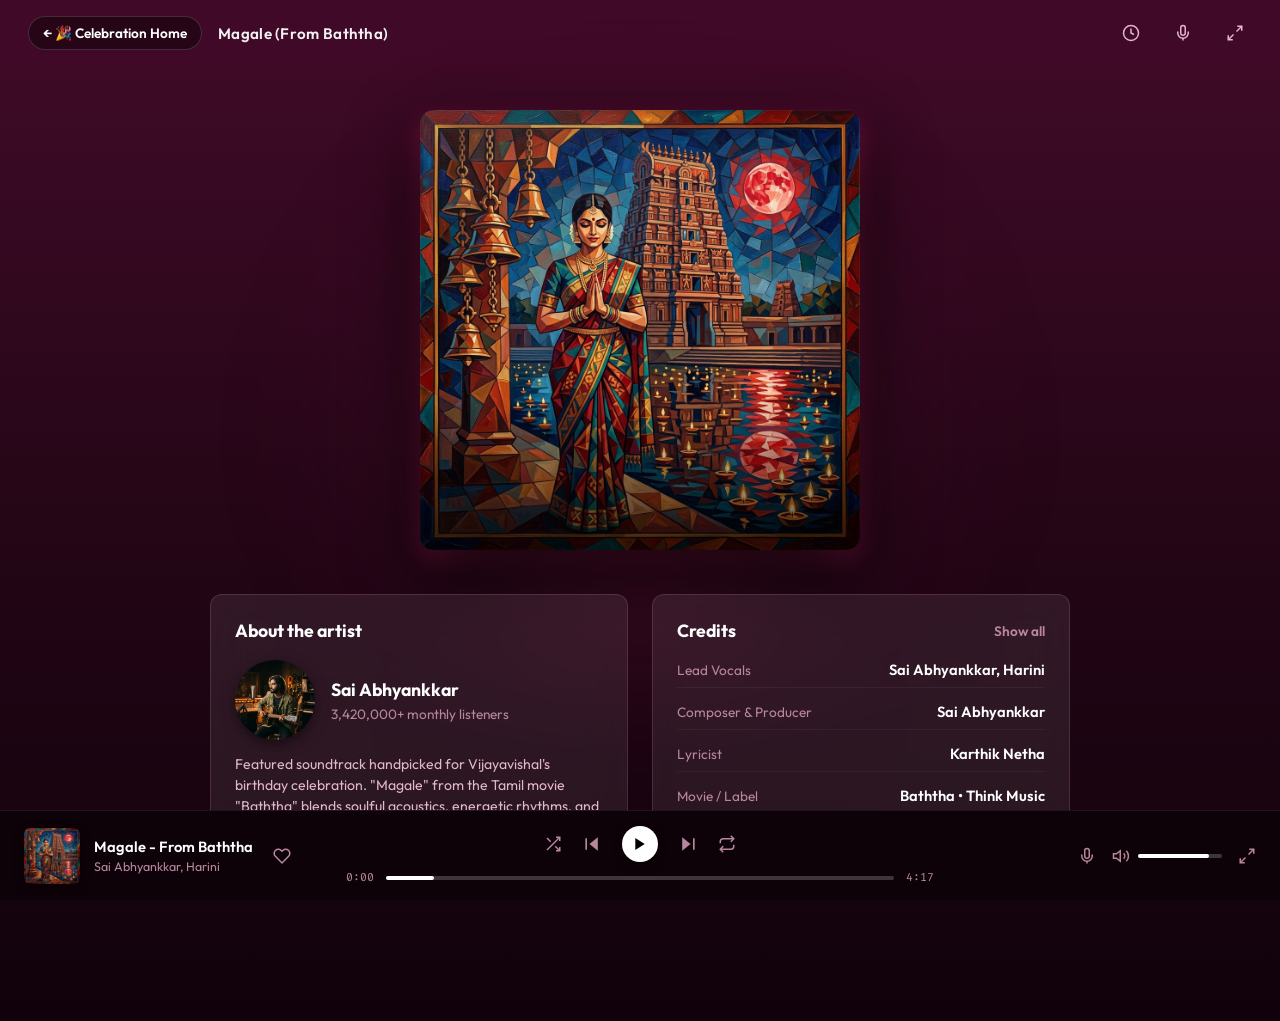
<file: song.html>
<!DOCTYPE html>
<html lang="en">
<head>
  <meta charset="UTF-8">
  <meta name="viewport" content="width=device-width, initial-scale=1.0">
  <title>Magale (From Baththa) - Now Playing</title>
  <!-- Google Fonts -->
  <link rel="preconnect" href="https://fonts.googleapis.com">
  <link rel="preconnect" href="https://fonts.gstatic.com" crossorigin>
  <link href="https://fonts.googleapis.com/css2?family=Outfit:wght@300;400;500;600;700;800&family=Playfair+Display:ital,wght@0,600;1,600&family=Fira+Code:wght@400;500&display=swap" rel="stylesheet">
  <style>
    /* ==========================================================================
       SPOTIFY STYLE "NOW PLAYING" PAGE FOR MAGALE (FROM BATHTHA)
       ========================================================================== */
    :root {
      --bg-ambient-top: #420b29;
      --bg-ambient-mid: #250617;
      --bg-ambient-bot: #10020a;
      --player-bg: #0d0208;
      
      --text-primary: #ffffff;
      --text-secondary: #e2b6cb;
      --text-subdued: #b8869f;
      
      --spotify-green: #ff2a85;
      --spotify-accent: #ff75b5;
      
      --card-bg: rgba(255, 255, 255, 0.08);
      --card-hover: rgba(255, 255, 255, 0.14);
      --card-border: rgba(255, 182, 218, 0.15);

      --font-main: 'Outfit', -apple-system, BlinkMacSystemFont, "Segoe UI", Roboto, sans-serif;
    }

    * {
      box-sizing: border-box;
      margin: 0;
      padding: 0;
      user-select: none;
    }

    body {
      background: linear-gradient(180deg, var(--bg-ambient-top) 0%, var(--bg-ambient-mid) 50%, var(--bg-ambient-bot) 100%);
      color: var(--text-primary);
      font-family: var(--font-main);
      min-height: 100vh;
      display: flex;
      flex-direction: column;
      overflow-x: hidden;
      overflow-y: auto;
      position: relative;
    }

    /* Ambient Glow Behind Album */
    .ambient-glow {
      position: fixed;
      top: 15%;
      left: 50%;
      transform: translateX(-50%);
      width: 600px;
      height: 600px;
      background: radial-gradient(circle, rgba(255, 42, 133, 0.35) 0%, rgba(66, 11, 41, 0.15) 50%, transparent 70%);
      filter: blur(80px);
      pointer-events: none;
      z-index: 0;
    }

    /* ==========================================================================
       TOP NAVIGATION BAR
       ========================================================================== */
    .top-header {
      position: sticky;
      top: 0;
      z-index: 50;
      display: flex;
      align-items: center;
      justify-content: space-between;
      padding: 16px 28px;
      background: rgba(66, 11, 41, 0.45);
      backdrop-filter: blur(16px);
      -webkit-backdrop-filter: blur(16px);
    }

    .top-left {
      display: flex;
      align-items: center;
      gap: 16px;
    }

    .btn-back-home {
      display: inline-flex;
      align-items: center;
      gap: 8px;
      background: rgba(0, 0, 0, 0.4);
      border: 1px solid rgba(255, 255, 255, 0.15);
      color: var(--text-primary);
      text-decoration: none;
      padding: 7px 14px;
      border-radius: 20px;
      font-size: 0.85rem;
      font-weight: 600;
      transition: all 0.2s ease;
    }

    .btn-back-home:hover {
      background: rgba(255, 255, 255, 0.15);
      transform: scale(1.03);
    }

    .track-header-title {
      font-size: 0.95rem;
      font-weight: 600;
      letter-spacing: 0.3px;
      color: #f1f1f1;
    }

    .top-right {
      display: flex;
      align-items: center;
      gap: 18px;
    }

    .top-icon-btn {
      background: transparent;
      border: none;
      color: var(--text-secondary);
      font-size: 1.15rem;
      cursor: pointer;
      display: flex;
      align-items: center;
      justify-content: center;
      width: 34px;
      height: 34px;
      border-radius: 50%;
      transition: all 0.2s ease;
    }

    .top-icon-btn:hover {
      color: var(--text-primary);
      background: rgba(255, 255, 255, 0.1);
      transform: scale(1.08);
    }

    /* ==========================================================================
       MAIN CENTER CONTENT (ALBUM ARTWORK + CARDS)
       ========================================================================== */
    .main-container {
      flex: 1;
      display: flex;
      flex-direction: column;
      align-items: center;
      padding: 24px 20px 140px;
      z-index: 1;
      width: 100%;
      max-width: 1100px;
      margin: 0 auto;
    }

    /* Center Artwork Card */
    .album-art-container {
      margin: 20px 0 44px;
      position: relative;
      display: flex;
      justify-content: center;
      align-items: center;
    }

    .album-art-card {
      width: min(85vw, 440px);
      height: min(85vw, 440px);
      border-radius: 14px;
      overflow: hidden;
      box-shadow: 0 30px 70px rgba(0, 0, 0, 0.85), 0 10px 25px rgba(255, 42, 133, 0.35);
      position: relative;
      transition: transform 0.4s cubic-bezier(0.175, 0.885, 0.32, 1.275);
    }

    .album-art-card:hover {
      transform: scale(1.02);
    }

    .album-cover-img {
      width: 100%;
      height: 100%;
      object-fit: cover;
      display: block;
    }

    .album-art-overlay {
      position: absolute;
      inset: 0;
      background: linear-gradient(180deg, transparent 65%, rgba(0, 0, 0, 0.7) 100%);
      pointer-events: none;
    }

    .album-tamil-title {
      position: absolute;
      bottom: 22px;
      left: 50%;
      transform: translateX(-50%);
      font-size: 2.2rem;
      font-weight: 700;
      color: #ffcad4;
      letter-spacing: 2px;
      text-shadow: 0 2px 10px rgba(0, 0, 0, 0.8);
      font-family: 'Playfair Display', serif;
    }

    /* Lower Grid Info Cards */
    .info-cards-grid {
      display: grid;
      grid-template-columns: 1fr 1fr;
      gap: 24px;
      width: 100%;
      max-width: 860px;
    }

    .info-card {
      background: var(--card-bg);
      border: 1px solid var(--card-border);
      border-radius: 12px;
      padding: 24px;
      backdrop-filter: blur(20px);
      -webkit-backdrop-filter: blur(20px);
      transition: background 0.25s ease, transform 0.25s ease;
      display: flex;
      flex-direction: column;
    }

    .info-card:hover {
      background: var(--card-hover);
      transform: translateY(-2px);
    }

    .card-header {
      display: flex;
      justify-content: space-between;
      align-items: center;
      margin-bottom: 18px;
    }

    .card-title {
      font-size: 1.1rem;
      font-weight: 700;
      color: var(--text-primary);
    }

    .card-action-link {
      font-size: 0.85rem;
      font-weight: 600;
      color: var(--text-subdued);
      text-decoration: none;
      cursor: pointer;
      transition: color 0.2s ease;
    }

    .card-action-link:hover {
      color: var(--text-primary);
      text-decoration: underline;
    }

    /* Artist Card Content */
    .artist-preview {
      display: flex;
      gap: 16px;
      align-items: center;
    }

    .artist-photo-thumb {
      width: 80px;
      height: 80px;
      border-radius: 50%;
      object-fit: cover;
      box-shadow: 0 4px 14px rgba(0, 0, 0, 0.5);
    }

    .artist-details {
      display: flex;
      flex-direction: column;
      gap: 4px;
    }

    .artist-name {
      font-size: 1.1rem;
      font-weight: 700;
      color: var(--text-primary);
    }

    .artist-listeners {
      font-size: 0.85rem;
      color: var(--text-subdued);
    }

    .artist-bio {
      margin-top: 14px;
      font-size: 0.88rem;
      color: var(--text-secondary);
      line-height: 1.5;
    }

    /* Credits Card Content */
    .credits-list {
      display: flex;
      flex-direction: column;
      gap: 14px;
    }

    .credit-item {
      display: flex;
      justify-content: space-between;
      align-items: baseline;
      border-bottom: 1px solid rgba(255, 255, 255, 0.05);
      padding-bottom: 8px;
    }

    .credit-role {
      font-size: 0.85rem;
      color: var(--text-subdued);
    }

    .credit-names {
      font-size: 0.92rem;
      font-weight: 600;
      color: var(--text-primary);
      text-align: right;
    }

    /* ==========================================================================
       BOTTOM FIXED AUDIO PLAYER BAR (SPOTIFY STYLE)
       ========================================================================== */
    .player-bar {
      position: fixed;
      bottom: 0;
      left: 0;
      right: 0;
      height: 90px;
      background: var(--player-bg);
      border-top: 1px solid rgba(255, 255, 255, 0.08);
      display: grid;
      grid-template-columns: 320px 1fr 320px;
      align-items: center;
      padding: 0 24px;
      z-index: 100;
    }

    /* Player Left: Track Details */
    .player-left {
      display: flex;
      align-items: center;
      gap: 14px;
    }

    .mini-cover {
      width: 56px;
      height: 56px;
      border-radius: 6px;
      object-fit: cover;
      box-shadow: 0 2px 8px rgba(0, 0, 0, 0.5);
    }

    .track-meta {
      display: flex;
      flex-direction: column;
      gap: 3px;
      max-width: 190px;
    }

    .track-title {
      font-size: 0.92rem;
      font-weight: 600;
      color: var(--text-primary);
      white-space: nowrap;
      overflow: hidden;
      text-overflow: ellipsis;
      cursor: pointer;
    }

    .track-title:hover {
      text-decoration: underline;
    }

    .track-artist {
      font-size: 0.78rem;
      color: var(--text-subdued);
      white-space: nowrap;
      overflow: hidden;
      text-overflow: ellipsis;
      cursor: pointer;
    }

    .track-artist:hover {
      color: var(--text-primary);
      text-decoration: underline;
    }

    .btn-heart {
      background: transparent;
      border: none;
      color: var(--text-subdued);
      font-size: 1.15rem;
      cursor: pointer;
      margin-left: 6px;
      transition: all 0.2s ease;
      display: flex;
      align-items: center;
      justify-content: center;
    }

    .btn-heart:hover {
      color: var(--text-primary);
      transform: scale(1.15);
    }

    .btn-heart.active {
      color: var(--spotify-green);
    }

    /* Player Center: Controls & Timeline */
    .player-center {
      display: flex;
      flex-direction: column;
      align-items: center;
      gap: 8px;
      width: 100%;
      max-width: 600px;
      margin: 0 auto;
    }

    .player-controls {
      display: flex;
      align-items: center;
      gap: 20px;
    }

    .ctrl-btn {
      background: transparent;
      border: none;
      color: var(--text-subdued);
      font-size: 1.1rem;
      cursor: pointer;
      transition: all 0.15s ease;
      display: flex;
      align-items: center;
      justify-content: center;
    }

    .ctrl-btn:hover {
      color: var(--text-primary);
      transform: scale(1.08);
    }

    .ctrl-btn.active {
      color: var(--spotify-green);
      position: relative;
    }

    .ctrl-btn.active::after {
      content: '';
      position: absolute;
      bottom: -4px;
      width: 4px;
      height: 4px;
      border-radius: 50%;
      background: var(--spotify-green);
    }

    .btn-play-toggle {
      width: 36px;
      height: 36px;
      border-radius: 50%;
      background: var(--text-primary);
      color: #000000;
      border: none;
      display: flex;
      align-items: center;
      justify-content: center;
      font-size: 1rem;
      cursor: pointer;
      box-shadow: 0 4px 10px rgba(0, 0, 0, 0.4);
      transition: transform 0.15s ease, background-color 0.15s ease;
    }

    .btn-play-toggle:hover {
      transform: scale(1.08);
      background: #f0f0f0;
    }

    /* Timeline & Progress Bar */
    .playback-bar {
      display: flex;
      align-items: center;
      gap: 10px;
      width: 100%;
    }

    .time-stamp {
      font-size: 0.72rem;
      font-family: 'Fira Code', monospace;
      color: var(--text-subdued);
      min-width: 32px;
      text-align: center;
    }

    .progress-track {
      flex: 1;
      height: 4px;
      background: rgba(255, 255, 255, 0.2);
      border-radius: 2px;
      position: relative;
      cursor: pointer;
      transition: height 0.1s ease;
    }

    .progress-track:hover {
      height: 6px;
    }

    .progress-fill {
      height: 100%;
      background: var(--text-primary);
      border-radius: 2px;
      width: 9.5%; /* default ~0:22 / 3:51 */
      position: relative;
      transition: background-color 0.1s ease;
    }

    .progress-track:hover .progress-fill {
      background: var(--spotify-green);
    }

    .progress-thumb {
      display: none;
      position: absolute;
      right: -6px;
      top: 50%;
      transform: translateY(-50%);
      width: 12px;
      height: 12px;
      border-radius: 50%;
      background: #ffffff;
      box-shadow: 0 2px 4px rgba(0, 0, 0, 0.4);
    }

    .progress-track:hover .progress-thumb {
      display: block;
    }

    /* Player Right: Volume & Utilities */
    .player-right {
      display: flex;
      align-items: center;
      justify-content: flex-end;
      gap: 16px;
    }

    .volume-bar-wrapper {
      display: flex;
      align-items: center;
      gap: 8px;
      width: 110px;
    }

    .volume-slider {
      flex: 1;
      height: 4px;
      background: rgba(255, 255, 255, 0.2);
      border-radius: 2px;
      cursor: pointer;
      position: relative;
    }

    .volume-fill {
      height: 100%;
      background: var(--text-primary);
      width: 75%;
      border-radius: 2px;
    }

    .volume-slider:hover .volume-fill {
      background: var(--spotify-green);
    }

    /* Lyrics Modal / Drawer */
    .lyrics-modal {
      position: fixed;
      inset: 0;
      background: rgba(0, 0, 0, 0.88);
      backdrop-filter: blur(25px);
      z-index: 200;
      display: none;
      flex-direction: column;
      align-items: center;
      justify-content: center;
      padding: 40px 20px;
      text-align: center;
    }

    .lyrics-modal.active {
      display: flex;
      animation: modalFade 0.3s ease;
    }

    @keyframes modalFade {
      from { opacity: 0; transform: scale(0.96); }
      to { opacity: 1; transform: scale(1); }
    }

    .lyrics-close {
      position: absolute;
      top: 24px;
      right: 32px;
      background: transparent;
      border: none;
      color: white;
      font-size: 2rem;
      cursor: pointer;
    }

    .lyrics-content {
      max-width: 600px;
      max-height: 70vh;
      overflow-y: auto;
      line-height: 2.2;
      font-size: 1.35rem;
      color: #ffcad4;
      font-family: 'Playfair Display', serif;
    }

    .lyrics-tamil {
      font-size: 1.6rem;
      margin-bottom: 24px;
      color: #ffffff;
      font-weight: 700;
    }

    /* Responsive adjustments */
    @media (max-width: 880px) {
      .info-cards-grid {
        grid-template-columns: 1fr;
      }
      .player-bar {
        grid-template-columns: 1fr 1fr;
        height: 80px;
        padding: 0 16px;
      }
      .player-right {
        display: none;
      }
    }

    @media (max-width: 600px) {
      .player-bar {
        grid-template-columns: 1fr;
        height: auto;
        padding: 12px 16px 16px;
        gap: 10px;
      }
      .player-left {
        width: 100%;
        justify-content: space-between;
      }
      .top-header {
        padding: 12px 16px;
      }
    }
  </style>
</head>
<body>

  <!-- Ambient background glow -->
  <div class="ambient-glow"></div>

  <!-- ==========================================================================
       TOP HEADER BAR
       ========================================================================== -->
  <header class="top-header">
    <div class="top-left">
      <a href="index.html" class="btn-back-home" title="Return to Vijayavishal's Celebration">
        ← 🎉 Celebration Home
      </a>
      <span class="track-header-title">Magale (From Baththa)</span>
    </div>

    <div class="top-right">
      <!-- Clock/History icon -->
      <button class="top-icon-btn" title="Recently Played">
        <svg width="18" height="18" viewBox="0 0 24 24" fill="none" stroke="currentColor" stroke-width="2">
          <circle cx="12" cy="12" r="10"></circle>
          <polyline points="12 6 12 12 16 14"></polyline>
        </svg>
      </button>

      <!-- Lyrics icon -->
      <button class="top-icon-btn" id="top-lyrics-btn" title="View Lyrics">
        <svg width="18" height="18" viewBox="0 0 24 24" fill="none" stroke="currentColor" stroke-width="2">
          <path d="M12 2a3 3 0 0 0-3 3v7a3 3 0 0 0 6 0V5a3 3 0 0 0-3-3Z"></path>
          <path d="M19 10v2a7 7 0 0 1-14 0v-2"></path>
          <line x1="12" y1="19" x2="12" y2="22"></line>
        </svg>
      </button>

      <!-- Fullscreen Toggle -->
      <button class="top-icon-btn" id="top-fullscreen-btn" title="Toggle Fullscreen">
        <svg width="18" height="18" viewBox="0 0 24 24" fill="none" stroke="currentColor" stroke-width="2">
          <polyline points="15 3 21 3 21 9"></polyline>
          <polyline points="9 21 3 21 3 15"></polyline>
          <line x1="21" y1="3" x2="14" y2="10"></line>
          <line x1="3" y1="21" x2="10" y2="14"></line>
        </svg>
      </button>
    </div>
  </header>

  <!-- ==========================================================================
       MAIN CENTER AREA (ALBUM ART + INFO CARDS)
       ========================================================================== -->
  <main class="main-container">
    
    <!-- Central Album Artwork -->
    <div class="album-art-container">
      <div class="album-art-card" id="album-card">
        <img src="assets/rathiname_cover.jpg" alt="மகளே Magale Album Cover" class="album-cover-img" id="main-cover-img">
        <div class="album-art-overlay"></div>
      </div>
    </div>

    <!-- Below Album Cards Grid -->
    <div class="info-cards-grid">
      
      <!-- Card 1: About the artist -->
      <div class="info-card">
        <div class="card-header">
          <h3 class="card-title">About the artist</h3>
        </div>
        <div class="artist-preview">
          <img src="assets/artist_portrait.jpg" alt="Sai Abhyankkar" class="artist-photo-thumb">
          <div class="artist-details">
            <h4 class="artist-name">Sai Abhyankkar</h4>
            <span class="artist-listeners">3,420,000+ monthly listeners</span>
          </div>
        </div>
        <p class="artist-bio">
          Featured soundtrack handpicked for Vijayavishal's birthday celebration. "Magale" from the Tamil movie "Baththa" blends soulful acoustics, energetic rhythms, and uplifting vocals by Sai Abhyankkar &amp; Harini.
        </p>
      </div>

      <!-- Card 2: Credits -->
      <div class="info-card">
        <div class="card-header">
          <h3 class="card-title">Credits</h3>
          <span class="card-action-link" id="credits-show-all">Show all</span>
        </div>
        <div class="credits-list">
          <div class="credit-item">
            <span class="credit-role">Lead Vocals</span>
            <span class="credit-names">Sai Abhyankkar, Harini</span>
          </div>
          <div class="credit-item">
            <span class="credit-role">Composer &amp; Producer</span>
            <span class="credit-names">Sai Abhyankkar</span>
          </div>
          <div class="credit-item">
            <span class="credit-role">Lyricist</span>
            <span class="credit-names">Karthik Netha</span>
          </div>
          <div class="credit-item">
            <span class="credit-role">Movie / Label</span>
            <span class="credit-names">Baththa • Think Music</span>
          </div>
          <div class="credit-item">
            <span class="credit-role">Dedication</span>
            <span class="credit-names">Vijayavishal's Bash 🎂</span>
          </div>
        </div>
      </div>

    </div>
  </main>

  <!-- ==========================================================================
       BOTTOM FIXED PLAYER BAR
       ========================================================================== -->
  <footer class="player-bar">
    
    <!-- Left: Thumbnail & Title -->
    <div class="player-left">
      <img src="assets/rathiname_cover.jpg" alt="Mini cover" class="mini-cover">
      <div class="track-meta">
        <span class="track-title" title="Magale - From Baththa">Magale - From Baththa</span>
        <span class="track-artist" title="Sai Abhyankkar, Harini">Sai Abhyankkar, Harini</span>
      </div>
      <button class="btn-heart" id="like-btn" title="Save to Your Library">
        <svg width="18" height="18" viewBox="0 0 24 24" fill="none" stroke="currentColor" stroke-width="2">
          <path d="M20.84 4.61a5.5 5.5 0 0 0-7.78 0L12 5.67l-1.06-1.06a5.5 5.5 0 0 0-7.78 7.78l1.06 1.06L12 21.23l7.78-7.78 1.06-1.06a5.5 5.5 0 0 0 0-7.78z"></path>
        </svg>
      </button>
    </div>

    <!-- Center: Playback Controls & Progress Bar -->
    <div class="player-center">
      <div class="player-controls">
        <!-- Shuffle -->
        <button class="ctrl-btn" id="shuffle-btn" title="Shuffle">
          <svg width="18" height="18" viewBox="0 0 24 24" fill="none" stroke="currentColor" stroke-width="2">
            <polyline points="16 3 21 3 21 8"></polyline>
            <line x1="4" y1="20" x2="21" y2="3"></line>
            <polyline points="21 16 21 21 16 21"></polyline>
            <line x1="15" y1="15" x2="21" y2="21"></line>
            <line x1="4" y1="4" x2="9" y2="9"></line>
          </svg>
        </button>

        <!-- Previous -->
        <button class="ctrl-btn" id="prev-btn" title="Restart Track">
          <svg width="20" height="20" viewBox="0 0 24 24" fill="currentColor">
            <polygon points="19 20 9 12 19 4 19 20"></polygon>
            <line x1="5" y1="19" x2="5" y2="5" stroke="currentColor" stroke-width="2"></line>
          </svg>
        </button>

        <!-- Big Play/Pause Toggle -->
        <button class="btn-play-toggle" id="play-toggle-btn" title="Play">
          <svg id="play-icon" width="16" height="16" viewBox="0 0 24 24" fill="currentColor">
            <polygon points="5 3 19 12 5 21 5 3"></polygon>
          </svg>
        </button>

        <!-- Next -->
        <button class="ctrl-btn" id="next-btn" title="Replay Track">
          <svg width="20" height="20" viewBox="0 0 24 24" fill="currentColor">
            <polygon points="5 4 15 12 5 20 5 4"></polygon>
            <line x1="19" y1="5" x2="19" y2="19" stroke="currentColor" stroke-width="2"></line>
          </svg>
        </button>

        <!-- Repeat -->
        <button class="ctrl-btn" id="repeat-btn" title="Repeat">
          <svg width="18" height="18" viewBox="0 0 24 24" fill="none" stroke="currentColor" stroke-width="2">
            <polyline points="17 1 21 5 17 9"></polyline>
            <path d="M3 11V9a4 4 0 0 1 4-4h14"></path>
            <polyline points="7 23 3 19 7 15"></polyline>
            <path d="M21 13v2a4 4 0 0 1-4 4H3"></path>
          </svg>
        </button>
      </div>

      <!-- Timeline Bar -->
      <div class="playback-bar">
        <span class="time-stamp" id="current-time">0:00</span>
        <div class="progress-track" id="progress-track" title="Seek Track">
          <div class="progress-fill" id="progress-fill">
            <div class="progress-thumb"></div>
          </div>
        </div>
        <span class="time-stamp" id="total-time">--:--</span>
      </div>
    </div>

    <!-- Right: Volume & Utilities -->
    <div class="player-right">
      <!-- Lyrics toggle button -->
      <button class="ctrl-btn" id="lyrics-btn" title="Lyrics">
        <svg width="18" height="18" viewBox="0 0 24 24" fill="none" stroke="currentColor" stroke-width="2">
          <path d="M12 2a3 3 0 0 0-3 3v7a3 3 0 0 0 6 0V5a3 3 0 0 0-3-3Z"></path>
          <path d="M19 10v2a7 7 0 0 1-14 0v-2"></path>
          <line x1="12" y1="19" x2="12" y2="22"></line>
        </svg>
      </button>

      <!-- Volume control -->
      <div class="volume-bar-wrapper">
        <button class="ctrl-btn" id="volume-icon-btn" title="Mute/Unmute">
          <svg width="18" height="18" viewBox="0 0 24 24" fill="none" stroke="currentColor" stroke-width="2">
            <polygon points="11 5 6 9 2 9 2 15 6 15 11 19 11 5"></polygon>
            <path d="M19.07 4.93a10 10 0 0 1 0 14.14M15.54 8.46a5 5 0 0 1 0 7.07"></path>
          </svg>
        </button>
        <div class="volume-slider" id="volume-slider" title="Volume">
          <div class="volume-fill" id="volume-fill"></div>
        </div>
      </div>

      <!-- Fullscreen expand button -->
      <button class="ctrl-btn" id="bottom-fullscreen-btn" title="Full screen">
        <svg width="18" height="18" viewBox="0 0 24 24" fill="none" stroke="currentColor" stroke-width="2">
          <polyline points="15 3 21 3 21 9"></polyline>
          <polyline points="9 21 3 21 3 15"></polyline>
          <line x1="21" y1="3" x2="14" y2="10"></line>
          <line x1="3" y1="21" x2="10" y2="14"></line>
        </svg>
      </button>
    </div>

  </footer>

  <!-- ==========================================================================
       LYRICS MODAL OVERLAY
       ========================================================================== -->
  <div class="lyrics-modal" id="lyrics-modal">
    <button class="lyrics-close" id="lyrics-close-btn">&times;</button>
    <div class="lyrics-content">
      <div class="lyrics-tamil">
        செல்லமே மகளே, சந்தன அகலே... <br>
        சொந்தமே உயிரே, தேன் மொழி... ✨<br>
        மன்னவன் மகளே, மந்திரச் சிமிழே... <br>
        மங்கல விளக்கே, கேளடி... 🌸
      </div>
      <p>
        "Chellame magale, sandhana agale...<br>
        Sondhame uyire, thaen mozhi...<br>
        Mannavan magale, mandhira chimile...<br>
        Mangala vilakke, keladi..."<br><br>
        <em>"A golden melody radiating happiness, love, and sweet celebration for Vijayavishal!"</em>
      </p>
      <br>
      <p style="font-size: 1rem; color: #ff85a1;">
        🎵 Dedicated to Vijayavishal on this special birthday bash!
      </p>
    </div>
  </div>

  <!-- Audio Element for Magale From Baththa -->
  <audio id="song-audio" preload="metadata" src="assets/Magale From _Baththa_.mp3"></audio>

  <!-- Audio Player Controller Script -->
  <script>
    document.addEventListener('DOMContentLoaded', () => {
      const songAudio = document.getElementById('song-audio');
      const playToggleBtn = document.getElementById('play-toggle-btn');
      const playIcon = document.getElementById('play-icon');
      const currentTimeEl = document.getElementById('current-time');
      const totalTimeEl = document.getElementById('total-time');
      const progressFill = document.getElementById('progress-fill');
      const progressTrack = document.getElementById('progress-track');
      const likeBtn = document.getElementById('like-btn');
      const shuffleBtn = document.getElementById('shuffle-btn');
      const repeatBtn = document.getElementById('repeat-btn');
      const prevBtn = document.getElementById('prev-btn');
      const nextBtn = document.getElementById('next-btn');
      const lyricsBtn = document.getElementById('lyrics-btn');
      const topLyricsBtn = document.getElementById('top-lyrics-btn');
      const lyricsModal = document.getElementById('lyrics-modal');
      const lyricsCloseBtn = document.getElementById('lyrics-close-btn');
      const volumeSlider = document.getElementById('volume-slider');
      const volumeFill = document.getElementById('volume-fill');
      const volumeIconBtn = document.getElementById('volume-icon-btn');

      function formatTime(secs) {
        if (isNaN(secs) || secs < 0) return '0:00';
        const m = Math.floor(secs / 60);
        const s = Math.floor(secs % 60);
        return `${m}:${s < 10 ? '0' : ''}${s}`;
      }

      function updatePlayIcon(isPlaying) {
        if (playIcon) {
          if (isPlaying) {
            playIcon.innerHTML = `
              <rect x="6" y="4" width="4" height="16"></rect>
              <rect x="14" y="4" width="4" height="16"></rect>
            `;
          } else {
            playIcon.innerHTML = `<polygon points="5 3 19 12 5 21 5 3"></polygon>`;
          }
        }
      }

      function togglePlay() {
        if (!songAudio) return;
        if (songAudio.paused) {
          songAudio.play().then(() => updatePlayIcon(true)).catch(err => console.log(err));
        } else {
          songAudio.pause();
          updatePlayIcon(false);
        }
      }

      if (playToggleBtn) playToggleBtn.addEventListener('click', togglePlay);

      // Metadata & Time Updates
      if (songAudio) {
        songAudio.addEventListener('loadedmetadata', () => {
          if (totalTimeEl && songAudio.duration) {
            totalTimeEl.textContent = formatTime(songAudio.duration);
          }
        });

        songAudio.addEventListener('timeupdate', () => {
          if (!songAudio.duration) return;
          if (currentTimeEl) currentTimeEl.textContent = formatTime(songAudio.currentTime);
          if (progressFill) {
            const pct = (songAudio.currentTime / songAudio.duration) * 100;
            progressFill.style.width = `${pct}%`;
          }
          if (totalTimeEl && totalTimeEl.textContent === '--:--' && songAudio.duration) {
            totalTimeEl.textContent = formatTime(songAudio.duration);
          }
        });

        songAudio.addEventListener('play', () => updatePlayIcon(true));
        songAudio.addEventListener('pause', () => updatePlayIcon(false));
        songAudio.addEventListener('ended', () => {
          if (!songAudio.loop) {
            updatePlayIcon(false);
            songAudio.currentTime = 0;
          }
        });

        if (songAudio.readyState >= 1 && totalTimeEl && songAudio.duration) {
          totalTimeEl.textContent = formatTime(songAudio.duration);
        }
      }

      // Seek progress bar
      if (progressTrack) {
        progressTrack.addEventListener('click', (e) => {
          if (!songAudio || !songAudio.duration) return;
          const rect = progressTrack.getBoundingClientRect();
          const clickX = e.clientX - rect.left;
          const ratio = Math.max(0, Math.min(1, clickX / rect.width));
          songAudio.currentTime = ratio * songAudio.duration;
          if (currentTimeEl) currentTimeEl.textContent = formatTime(songAudio.currentTime);
          if (progressFill) progressFill.style.width = `${ratio * 100}%`;
        });
      }

      // Prev / Next button (restarts / replays song)
      if (prevBtn) {
        prevBtn.addEventListener('click', () => {
          if (songAudio) {
            songAudio.currentTime = 0;
            songAudio.play().catch(() => {});
          }
        });
      }
      if (nextBtn) {
        nextBtn.addEventListener('click', () => {
          if (songAudio) {
            songAudio.currentTime = 0;
            songAudio.play().catch(() => {});
          }
        });
      }

      // Like Button toggle
      if (likeBtn) {
        likeBtn.addEventListener('click', () => {
          likeBtn.classList.toggle('active');
          if (likeBtn.classList.contains('active')) {
            likeBtn.innerHTML = `
              <svg width="18" height="18" viewBox="0 0 24 24" fill="currentColor">
                <path d="M20.84 4.61a5.5 5.5 0 0 0-7.78 0L12 5.67l-1.06-1.06a5.5 5.5 0 0 0-7.78 7.78l1.06 1.06L12 21.23l7.78-7.78 1.06-1.06a5.5 5.5 0 0 0 0-7.78z"></path>
              </svg>
            `;
          } else {
            likeBtn.innerHTML = `
              <svg width="18" height="18" viewBox="0 0 24 24" fill="none" stroke="currentColor" stroke-width="2">
                <path d="M20.84 4.61a5.5 5.5 0 0 0-7.78 0L12 5.67l-1.06-1.06a5.5 5.5 0 0 0-7.78 7.78l1.06 1.06L12 21.23l7.78-7.78 1.06-1.06a5.5 5.5 0 0 0 0-7.78z"></path>
              </svg>
            `;
          }
        });
      }

      // Repeat & Shuffle buttons
      if (repeatBtn) {
        repeatBtn.addEventListener('click', () => {
          if (!songAudio) return;
          songAudio.loop = !songAudio.loop;
          repeatBtn.classList.toggle('active', songAudio.loop);
        });
      }
      if (shuffleBtn) {
        shuffleBtn.addEventListener('click', () => shuffleBtn.classList.toggle('active'));
      }

      // Volume slider & mute
      let prevVol = 0.85;
      if (songAudio) songAudio.volume = prevVol;
      if (volumeFill) volumeFill.style.width = `${prevVol * 100}%`;

      if (volumeSlider) {
        volumeSlider.addEventListener('click', (e) => {
          const rect = volumeSlider.getBoundingClientRect();
          const clickX = e.clientX - rect.left;
          const ratio = Math.max(0, Math.min(1, clickX / rect.width));
          if (songAudio) {
            songAudio.volume = ratio;
            songAudio.muted = false;
          }
          prevVol = ratio;
          if (volumeFill) volumeFill.style.width = `${ratio * 100}%`;
        });
      }

      if (volumeIconBtn) {
        volumeIconBtn.addEventListener('click', () => {
          if (!songAudio) return;
          songAudio.muted = !songAudio.muted;
          if (songAudio.muted) {
            if (volumeFill) volumeFill.style.width = '0%';
          } else {
            if (volumeFill) volumeFill.style.width = `${(songAudio.volume || prevVol) * 100}%`;
          }
        });
      }

      // Lyrics modal open/close
      const openLyrics = () => { if (lyricsModal) lyricsModal.classList.add('active'); };
      const closeLyrics = () => { if (lyricsModal) lyricsModal.classList.remove('active'); };
      if (lyricsBtn) lyricsBtn.addEventListener('click', openLyrics);
      if (topLyricsBtn) topLyricsBtn.addEventListener('click', openLyrics);
      if (lyricsCloseBtn) lyricsCloseBtn.addEventListener('click', closeLyrics);
      if (lyricsModal) {
        lyricsModal.addEventListener('click', (e) => {
          if (e.target === lyricsModal) closeLyrics();
        });
      }

      // Fullscreen functionality
      const toggleFullscreen = () => {
        if (!document.fullscreenElement) {
          document.documentElement.requestFullscreen().catch(() => {});
        } else {
          if (document.exitFullscreen) document.exitFullscreen();
        }
      };
      const topFsBtn = document.getElementById('top-fullscreen-btn');
      const bottomFsBtn = document.getElementById('bottom-fullscreen-btn');
      if (topFsBtn) topFsBtn.addEventListener('click', toggleFullscreen);
      if (bottomFsBtn) bottomFsBtn.addEventListener('click', toggleFullscreen);
    });
  </script>
</body>
</html>
</file>
